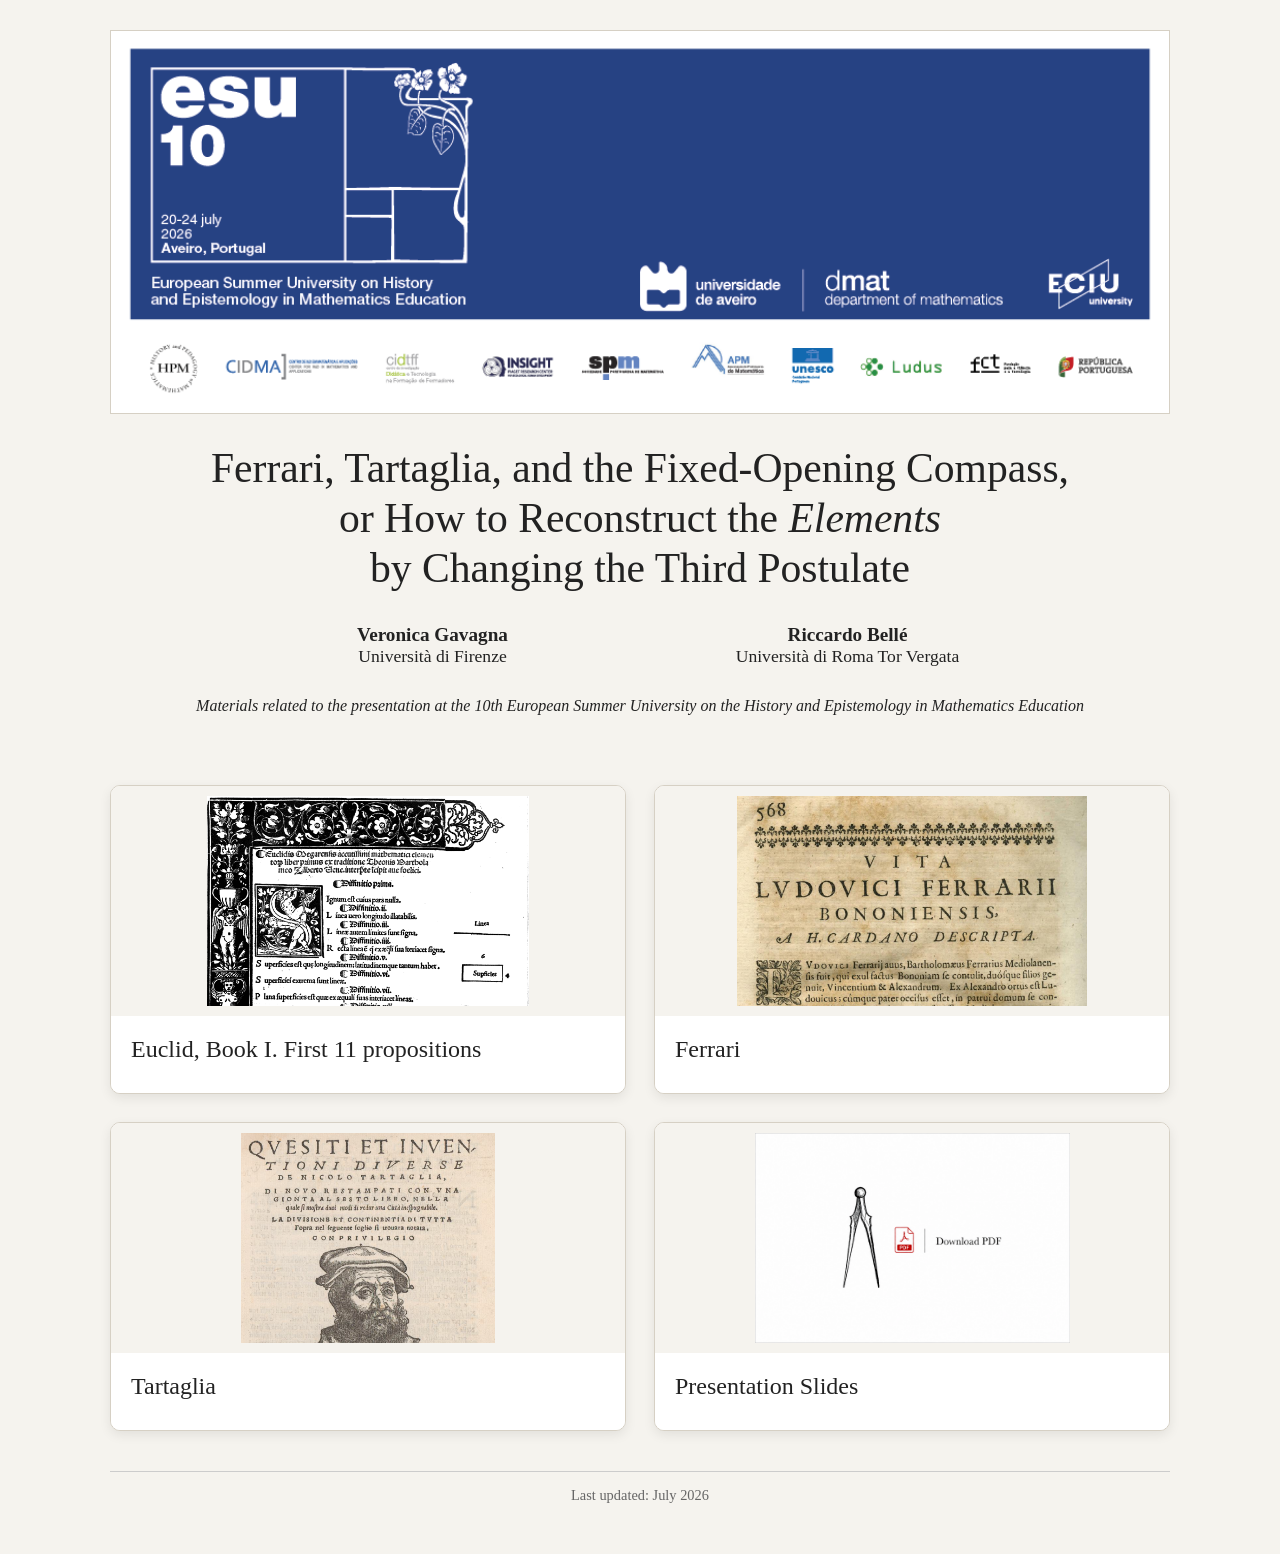
<file: index.html>
<!DOCTYPE html>
<html lang="en">
<head>
<meta charset="UTF-8">
<meta name="viewport" content="width=device-width, initial-scale=1.0">
<title>Ferrari, Tartaglia, and the Fixed-Opening Compass</title>
<link rel="stylesheet" href="styleB.css">
</head>
<body>
<div class="page">
<img class="banner" src="banner_aveiro.png" alt="Banner">

<header>
<h1>Ferrari, Tartaglia, and the Fixed-Opening Compass,<br>
or How to Reconstruct the <i>Elements</i><br>
by Changing the Third Postulate</h1>

<div class="authors">
<div class="author"><strong>Veronica Gavagna</strong><br>Università di Firenze</div>
<div class="author"><strong>Riccardo Bellé</strong><br>Università di Roma Tor Vergata</div>
</div>

<p class="conference">Materials related to the presentation at the 10th European Summer University on the History and Epistemology in Mathematics Education</p>
</header>

<main class="cards">
<a class="card" href="euclid.html"><div class="card-image"><img src="euclid.png" alt="Euclid"></div><div class="card-content"><h2>Euclid, Book I. First 11 propositions</h2></div></a>

<a class="card" href="ferrari.html"><div class="card-image"><img src="ferrari.png" alt="Ferrari"></div><div class="card-content"><h2>Ferrari</h2></div></a>

<a class="card" href="tartaglia.html"><div class="card-image"><img src="tartaglia.png" alt="Tartaglia"></div><div class="card-content"><h2>Tartaglia</h2></div></a>

<a class="card" href="slides.html"><div class="card-image"><img src="slides_bis.png" alt="Slides"></div><div class="card-content"><h2>Presentation Slides</h2></div></a>
</main>

<footer>Last updated: July 2026</footer>
</div>
</body>
</html>
</file>
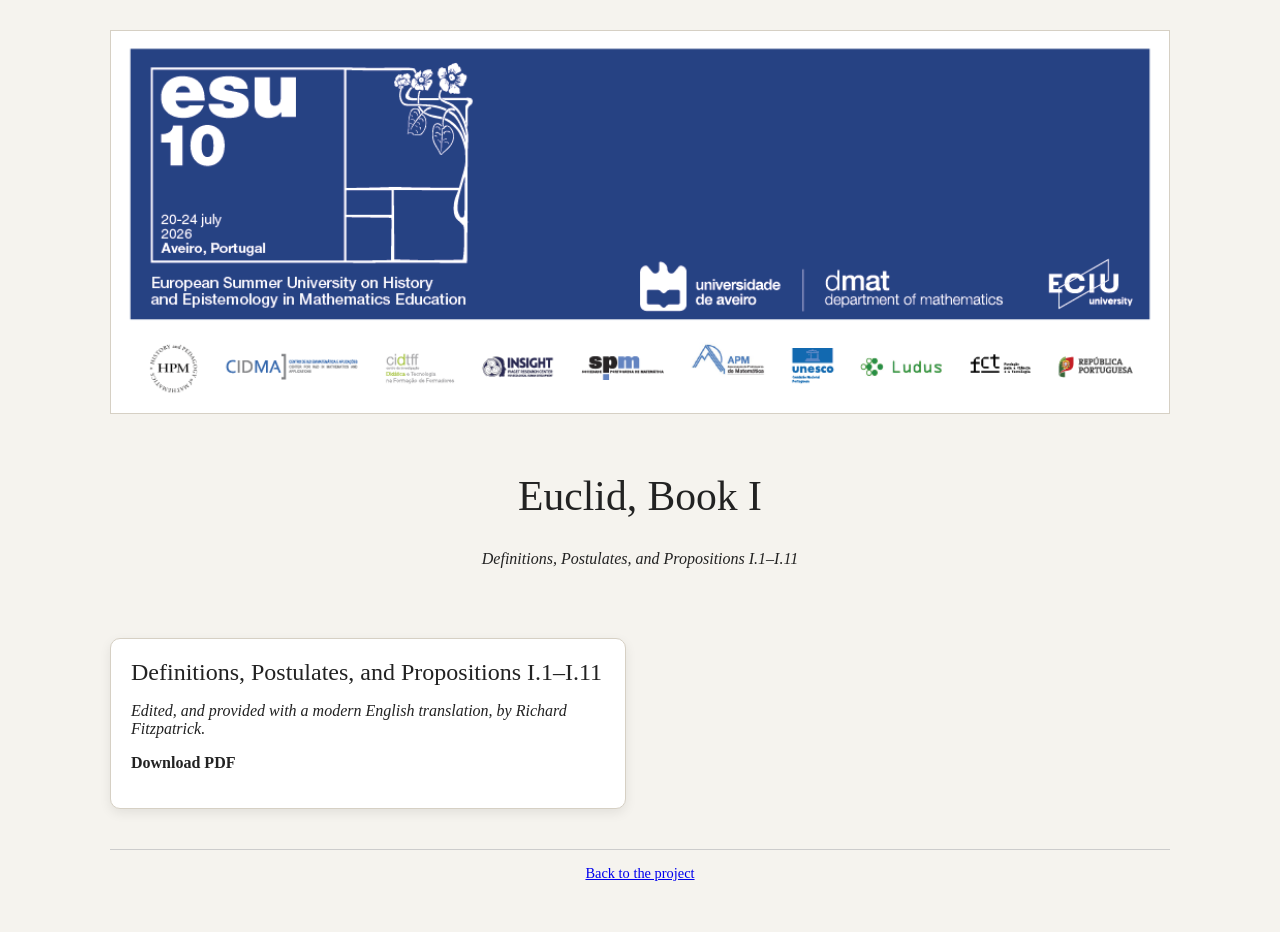
<file: euclid.html>
<!DOCTYPE html>
<html lang="en">
<head>
<meta charset="UTF-8">
<meta name="viewport" content="width=device-width, initial-scale=1.0">
<title>Euclid, Book I</title>
<link rel="stylesheet" href="style.css">
</head>

<body>
<div class="page">

<img class="banner" src="banner_aveiro.png" alt="Banner">

<header>
<h1>Euclid, Book I</h1>
<p class="conference">Definitions, Postulates, and Propositions I.1–I.11</p>
</header>

<main class="cards">

<a class="card" href="euclid_book1_I_1_11_clean.pdf">
<div class="card-content">
<h2>Definitions, Postulates, and Propositions I.1–I.11</h2>
<p><i>Edited, and provided with a modern English translation, by Richard Fitzpatrick.</i></p>
<p><strong>Download PDF</strong></p>
</div>
</a>

</main>

<footer>
<a href="index.html">Back to the project</a>
</footer>

</div>
</body>
</html>
</file>
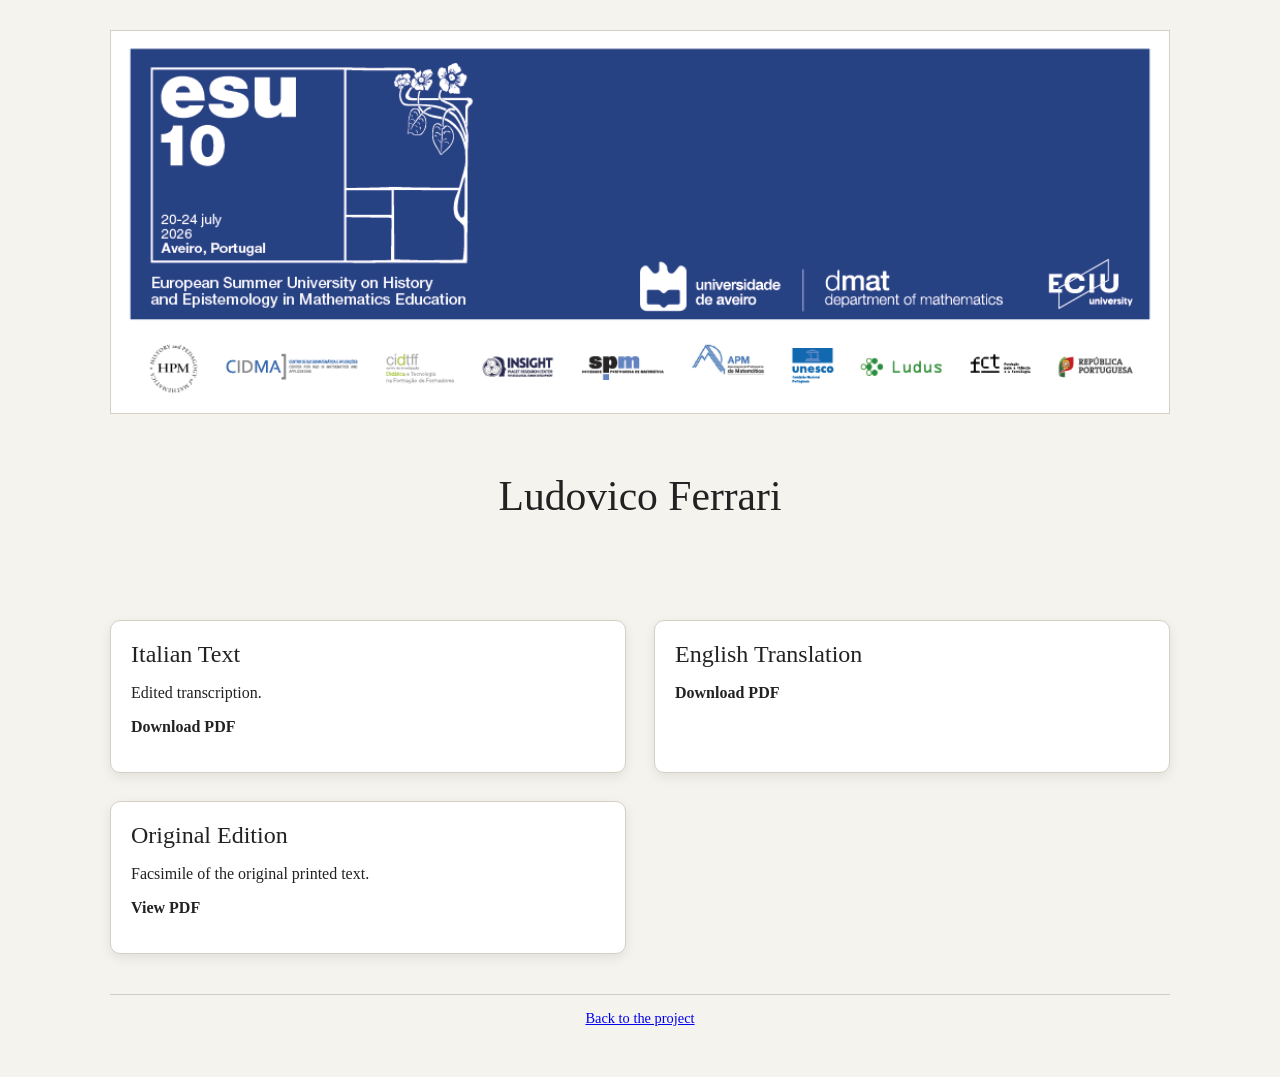
<file: ferrari.html>
<!DOCTYPE html>
<html lang="en">
<head>
<meta charset="UTF-8">
<meta name="viewport" content="width=device-width, initial-scale=1.0">
<title>Ludovico Ferrari</title>
<link rel="stylesheet" href="style.css">
</head>

<body>

<div class="page">

<img class="banner" src="banner_aveiro.png" alt="Banner">

<header>
<h1>Ludovico Ferrari</h1>

<p class="conference">
</p>

</header>

<main class="cards">

<a class="card" href="ferrari_italian.pdf">
<div class="card-content">
<h2>Italian Text</h2>
<p>Edited transcription.</p>
<p><strong>Download PDF</strong></p>
</div>
</a>

<a class="card" href="ferrari_english.pdf">
<div class="card-content">
<h2>English Translation</h2>
<p><strong>Download PDF</strong></p>
</div>
</a>

<a class="card" href="ferrari_original.pdf">
<div class="card-content">
<h2>Original Edition</h2>
<p>Facsimile of the original printed text.</p>
<p><strong>View PDF</strong></p>
</div>
</a>

</main>

<footer>
<a href="index.html">Back to the project</a>
</footer>

</div>

</body>
</html>
</file>
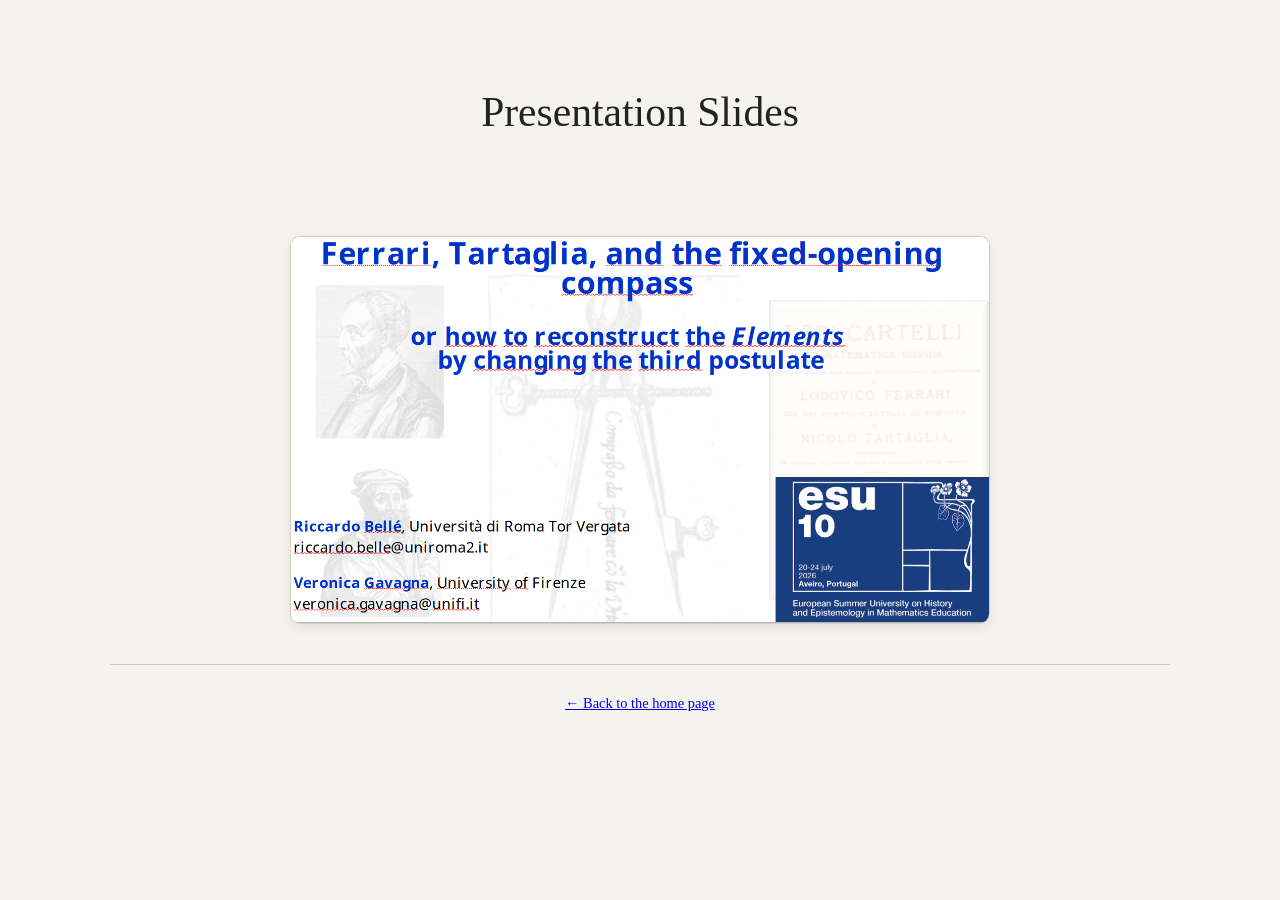
<file: slides.html>
<!DOCTYPE html>
<html lang="en">
<head>
<meta charset="UTF-8">
<meta name="viewport" content="width=device-width, initial-scale=1.0">
<title>Presentation Slides</title>
<link rel="stylesheet" href="style.css">
</head>
<body>
<div class="page">
<header>
<h1>Presentation Slides</h1>
</header>
  <main>

<div style="max-width:700px; margin:40px auto;">

<a class="card" href="slides.pdf" target="_blank">

    <img src="slides.png"
         alt="Presentation Slides"
         style="display:block;width:100%;height:auto;">

</a>

</div>

</main>

<footer>
<p><a href="index.html">&larr; Back to the home page</a></p>
</footer>
</div>
</body>
</html>
</file>
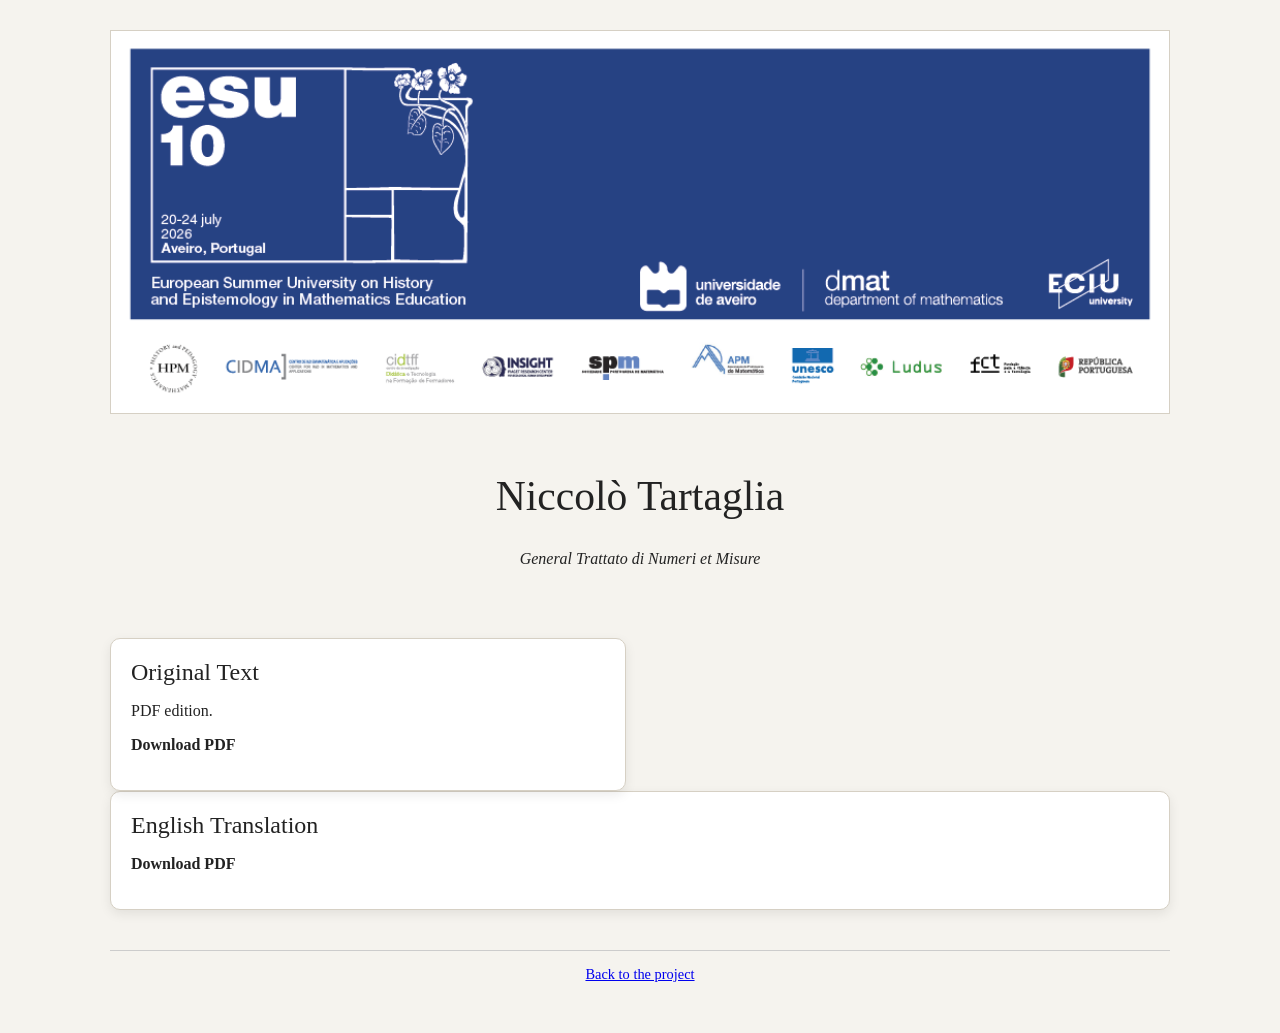
<file: tartaglia.html>
<!DOCTYPE html>
<html lang="en">
<head>
<meta charset="UTF-8">
<meta name="viewport" content="width=device-width, initial-scale=1.0">
<title>Niccolò Tartaglia</title>
<link rel="stylesheet" href="style.css">
</head>

<body>

<div class="page">

<img class="banner" src="banner_aveiro.png" alt="Banner">

<header>
<h1>Niccolò Tartaglia</h1>

<p class="conference">
<i>General Trattato di Numeri et Misure</i>
</p>

</header>

<main class="cards">

<a class="card" href="tartaglia_dritto.pdf">
<div class="card-content">
<h2>Original Text</h2>
<p>PDF edition.</p>
<p><strong>Download PDF</strong></p>
</div>
</a>

</main>


<a class="card" href="tartaglia_english.pdf">
<div class="card-content">
<h2>English Translation</h2>
<p><strong>Download PDF</strong></p>
</div>
</a>
  
<footer>
<a href="index.html">Back to the project</a>
</footer>

</div>

</body>
</html>
</file>
<file: styleB.css>
*{box-sizing:border-box}
body{margin:0;background:#f5f3ee;font-family:Georgia,"Times New Roman",serif;color:#222}
.page{max-width:1100px;margin:auto;padding:30px 20px 50px}
.banner{width:100%;display:block;border:1px solid #d6d0c4}
header{text-align:center;padding:30px 0}
h1{font-weight:normal;font-size:2.6rem;line-height:1.2;margin:0}
.authors{display:grid;grid-template-columns:1fr 1fr;gap:30px;max-width:800px;margin:30px auto}
.author{font-size:1.1rem}.author strong{font-size:1.2rem}
.conference{font-style:italic;max-width:900px;margin:auto}
.cards{display:grid;grid-template-columns:1fr 1fr;gap:28px;margin-top:40px}
.card{display:block;background:#fff;border:1px solid #d6d0c4;border-radius:10px;overflow:hidden;text-decoration:none;color:#222;box-shadow:0 4px 12px rgba(0,0,0,.08);transition:.2s}
.card:hover{transform:translateY(-3px);box-shadow:0 8px 20px rgba(0,0,0,.14)}
.card-image{height:230px;background:#f5f3ee;display:flex;align-items:center;justify-content:center;padding:10px}
.card-image img{max-width:100%;max-height:100%;object-fit:contain;display:block}
.card-content{padding:20px;background:#fff}
.card-content h2{margin:0 0 10px;font-weight:normal}
footer{margin-top:40px;padding-top:15px;border-top:1px solid #ccc;text-align:center;font-size:.9rem;color:#666}
@media(max-width:750px){.cards,.authors{grid-template-columns:1fr}h1{font-size:2rem}}
.slides-image {
    height: 300px;
    background: white;
    display: flex;
    align-items: center;
    justify-content: center;
    padding: 20px;
}

.slides-image img {
    width: auto;
    height: auto;
    max-width: 100%;
    max-height: 100%;
    object-fit: contain;
}
</file>
<file: style.css>
*{box-sizing:border-box}body{margin:0;background:#f5f3ee;font-family:Georgia,"Times New Roman",serif;color:#222}.page{max-width:1100px;margin:auto;padding:30px 20px 50px}.banner{width:100%;display:block;border:1px solid #d6d0c4}header{text-align:center;padding:30px 0}h1{font-weight:normal;font-size:2.6rem;line-height:1.2}.authors{display:grid;grid-template-columns:1fr 1fr;gap:30px;max-width:800px;margin:30px auto}.author strong{font-size:1.2rem}.conference{font-style:italic;max-width:900px;margin:auto}.cards{display:grid;grid-template-columns:1fr 1fr;gap:28px;margin-top:40px}.card{display:block;background:#fff;border:1px solid #d6d0c4;border-radius:10px;overflow:hidden;text-decoration:none;color:#222;box-shadow:0 4px 12px rgba(0,0,0,.08);transition:.2s}.card:hover{transform:translateY(-3px);box-shadow:0 8px 20px rgba(0,0,0,.14)}.card-image{height:220px;display:flex;align-items:center;justify-content:center;background:#ece7dd;font-style:italic;color:#666}.card-content{padding:20px}.card-content h2{margin:0 0 10px;font-weight:normal}footer{margin-top:40px;padding-top:15px;border-top:1px solid #ccc;text-align:center;font-size:.9rem;color:#666}@media(max-width:750px){.cards,.authors{grid-template-columns:1fr}h1{font-size:2rem}}
</file>
